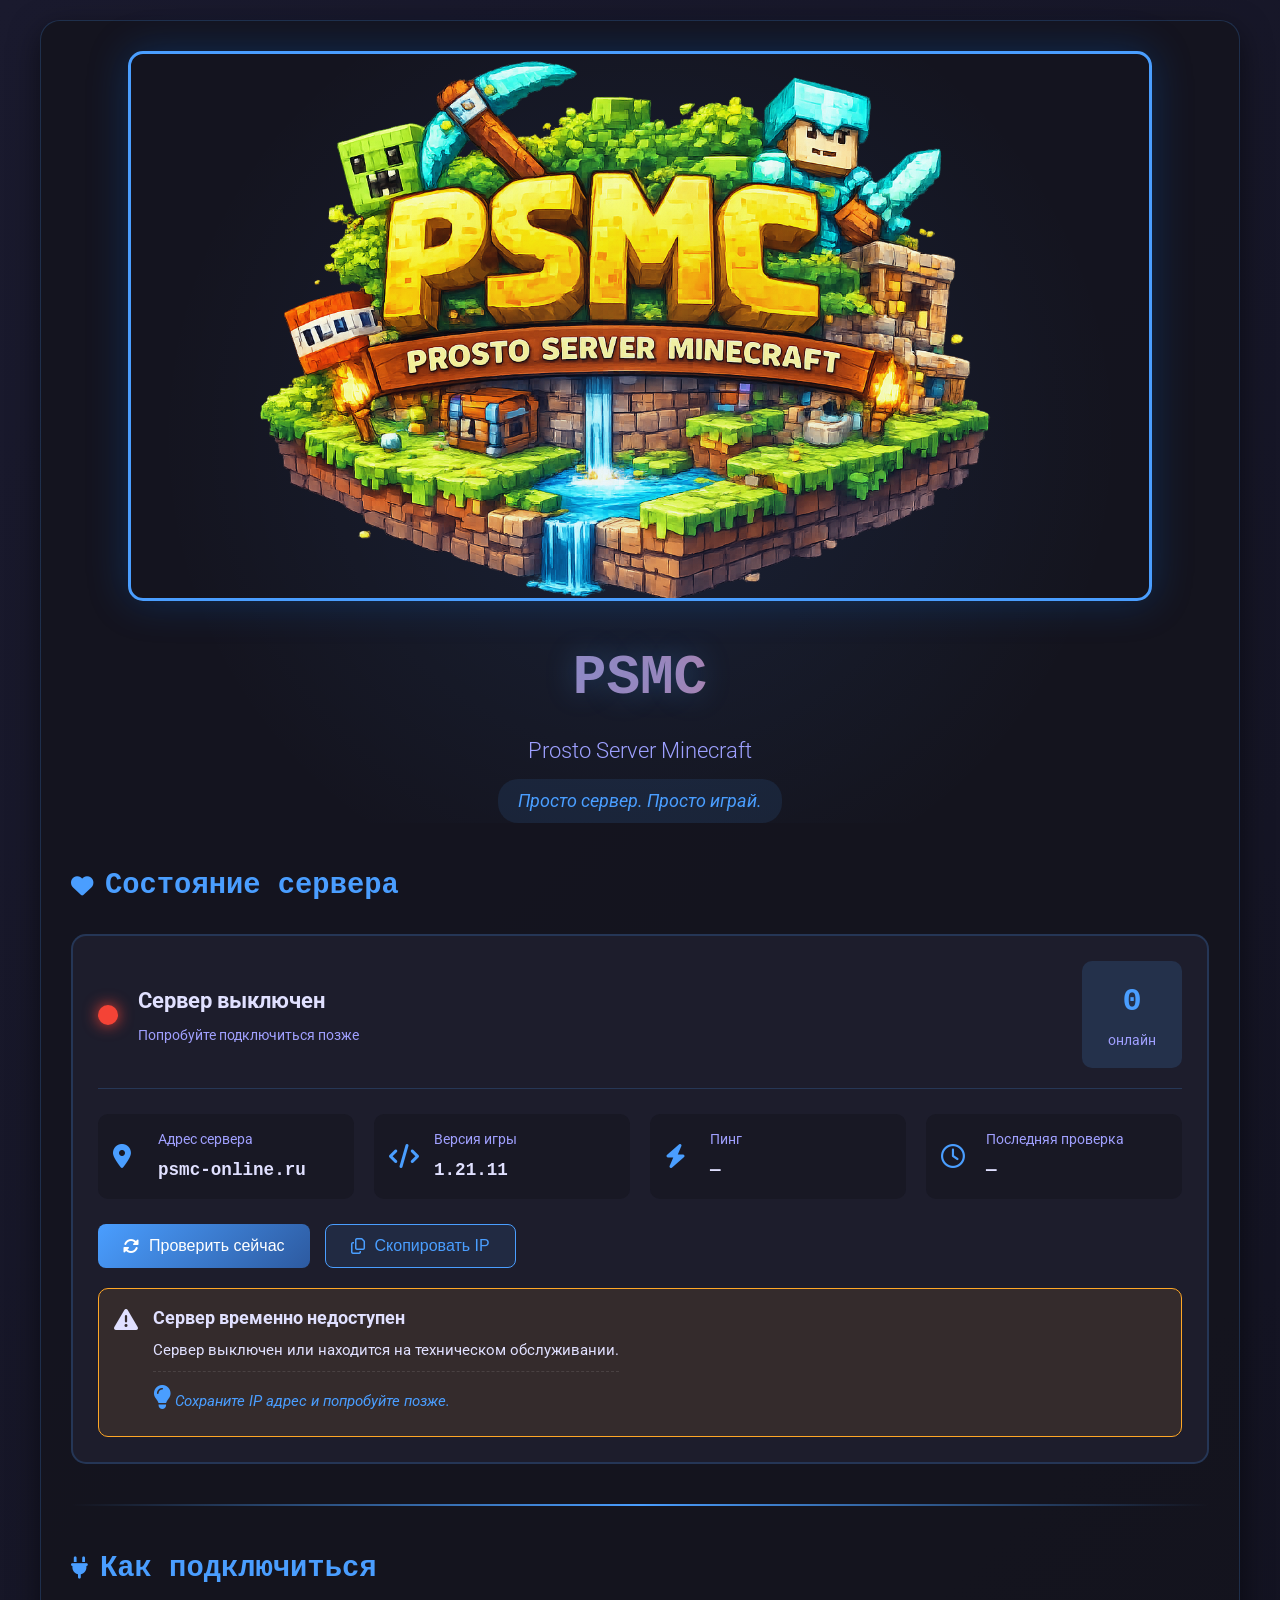
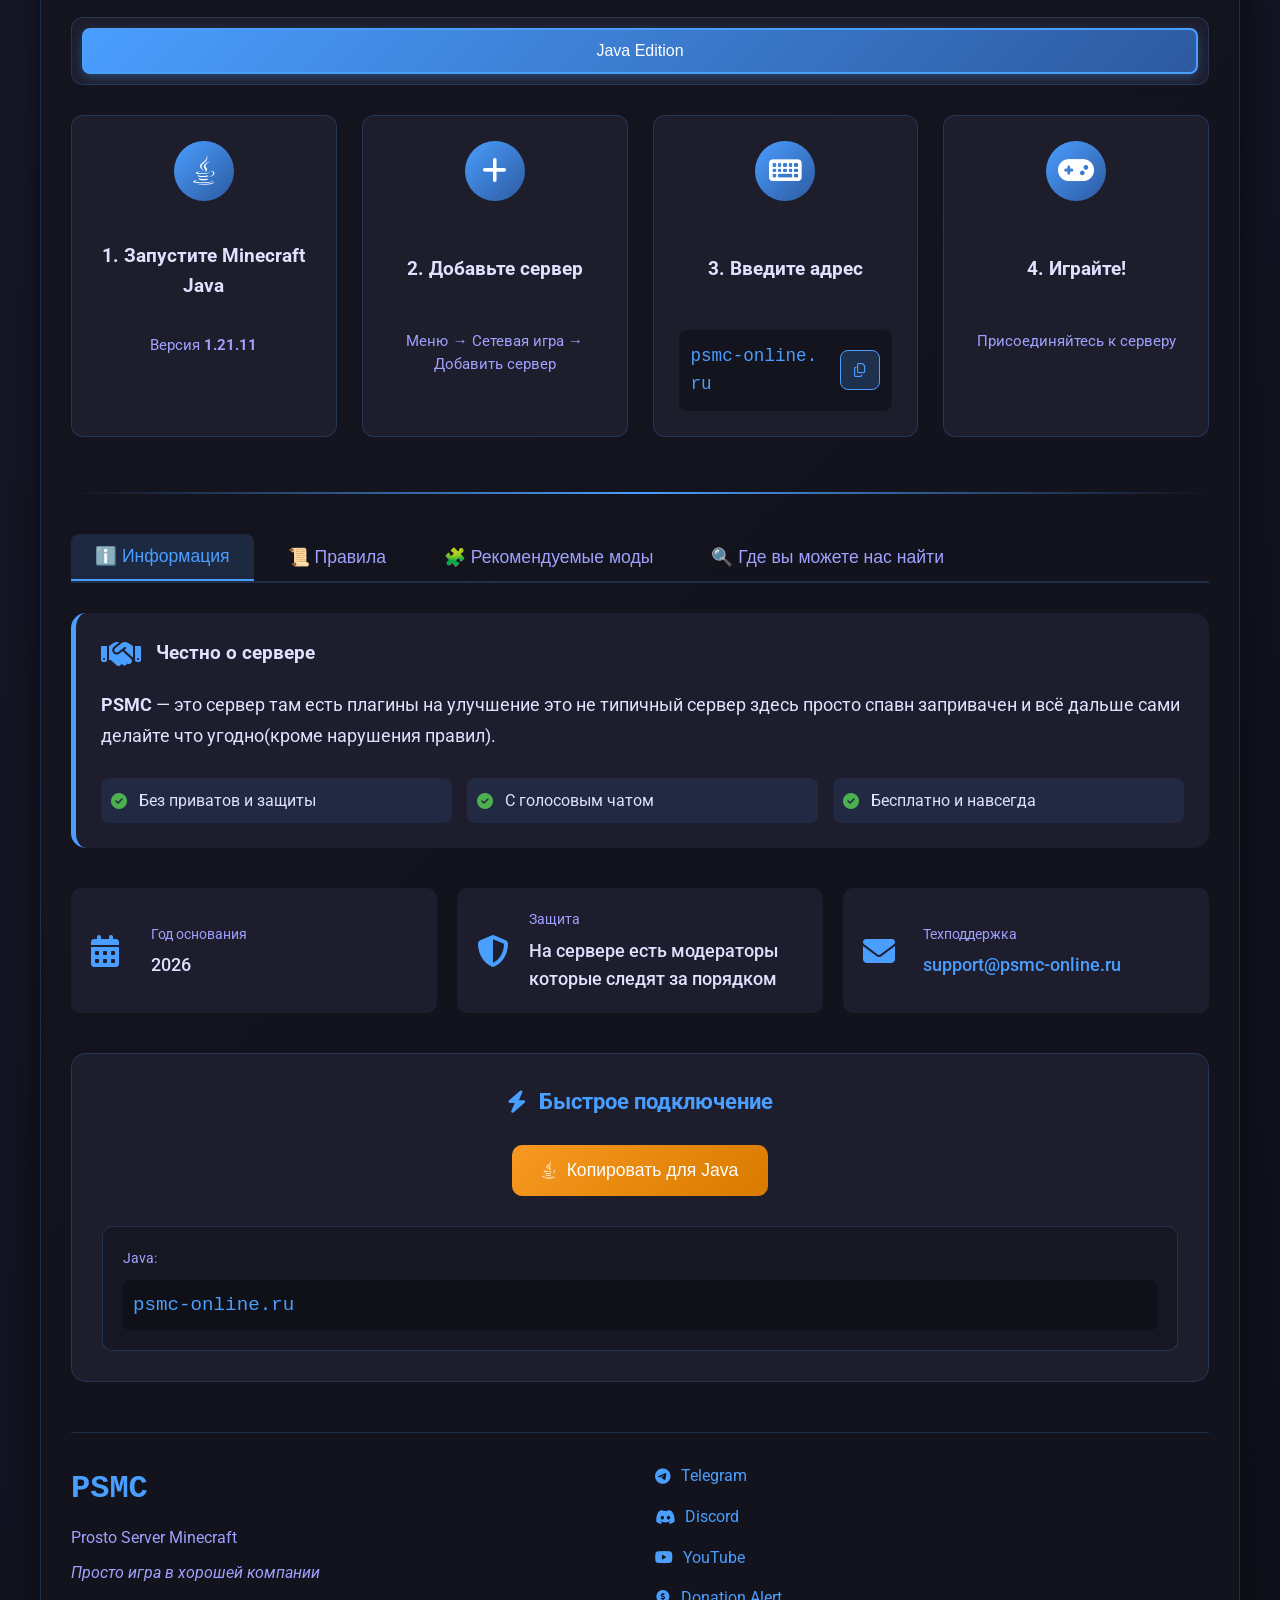
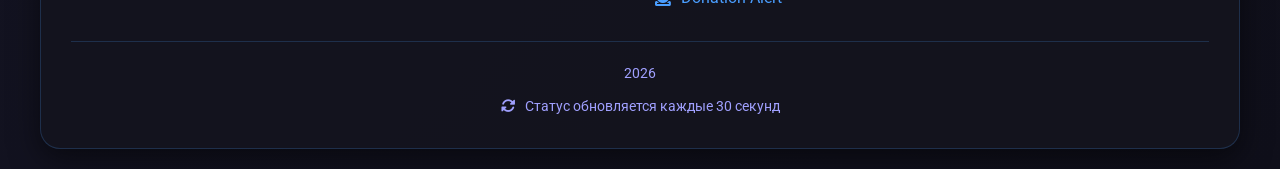
<file: index.html>
<!DOCTYPE html>
<html lang="ru">
<head>
    <meta charset="UTF-8">
    <meta name="viewport" content="width=device-width, initial-scale=1.0">
    <title>PSMC - Prosto Server Minecraft</title>
    <link rel="stylesheet" href="css/style.css">
    <link rel="stylesheet" href="https://cdnjs.cloudflare.com/ajax/libs/font-awesome/6.4.0/css/all.min.css">
    <link href="https://fonts.googleapis.com/css2?family=Minecraft&family=Roboto:wght@300;400;700&display=swap" rel="stylesheet">
    <link rel="icon" type="image/x-icon" href="img/favicon.ico">
    <meta http-equiv="Permissions-Policy" content="unload=()">
</head>
<body>
    <div class="container">
        <!-- Заголовок -->
        <header class="header">
            <div class="title-section">
                <img src="img/title_img.png" alt="PSMC Server" class="title-image" id="serverImage">
                <div class="title-glow"></div>
                <div class="server-brand">
                    <h1 class="server-title">PSMC</h1>
                    <p class="server-subtitle">Prosto Server Minecraft</p>
                    <div class="server-tagline">Просто сервер. Просто играй.</div>
                </div>
            </div>
        </header>

        <!-- Статус сервера -->
        <section class="online-section">
            <h2><i class="fas fa-heart"></i> Состояние сервера</h2>
            <div class="server-status">
                <div class="status-card">
                    <div class="status-header">
                        <div class="status-indicator" id="statusIndicator"></div>
                        <div class="status-info">
                            <h3 id="statusText">Проверяем соединение...</h3>
                            <p class="status-sub">Реальный статус вашего сервера</p>
                        </div>
                        <div class="player-count-box" id="playerCount">
                            <span class="count-number">?</span>
                            <span class="count-label">онлайн</span>
                        </div>
                    </div>
                    
                    <div class="server-details">
                        <div class="detail-item">
                            <i class="fas fa-map-marker-alt"></i>
                            <div>
                                <label>Адрес сервера</label>
                                <strong id="serverIp">psmc-online.ru</strong>
                            </div>
                        </div>
                        <div class="detail-item">
                            <i class="fas fa-code"></i>
                            <div>
                                <label>Версия игры</label>
                                <strong id="serverVersion">1.21.11</strong>
                            </div>
                        </div>
                        <div class="detail-item">
                            <i class="fas fa-bolt"></i>
                            <div>
                                <label>Пинг</label>
                                <strong id="serverPing">—</strong>
                            </div>
                        </div>
                        <div class="detail-item">
                            <i class="far fa-clock"></i>
                            <div>
                                <label>Последняя проверка</label>
                                <strong id="lastUpdate">—</strong>
                            </div>
                        </div>
                    </div>
                    
                    <div class="status-actions">
                        <button class="action-btn primary" id="refreshBtn">
                            <i class="fas fa-sync-alt"></i> Проверить сейчас
                        </button>
                        <button class="action-btn secondary" id="copyIpBtn">
                            <i class="far fa-copy"></i> Скопировать IP
                        </button>
                    </div>
                </div>
            </div>
        </section>

        <div class="divider"></div>

        <!-- Как подключиться -->
        <section class="connect-section">
            <h2><i class="fas fa-plug"></i> Как подключиться</h2>
            
            <div class="platform-tabs">
                <button class="tab-btn active" data-tab="java">Java Edition</button>
                <!-- <button class="tab-btn" data-tab="bedrock">Bedrock Edition</button> -->
            </div>
            
            <div class="tab-content active" id="javaTab">
                <div class="connect-steps">
                    <div class="step">
                        <div class="step-icon">
                            <i class="fab fa-java"></i>
                        </div>
                        <h3>1. Запустите Minecraft Java</h3>
                        <p>Версия <strong>1.21.11</strong></p>
                    </div>
                    <div class="step">
                        <div class="step-icon">
                            <i class="fas fa-plus"></i>
                        </div>
                        <h3>2. Добавьте сервер</h3>
                        <p>Меню → Сетевая игра → Добавить сервер</p>
                    </div>
                    <div class="step">
                        <div class="step-icon">
                            <i class="fas fa-keyboard"></i>
                        </div>
                        <h3>3. Введите адрес</h3>
                        <div class="server-address">
                            <code id="javaAddress">psmc-online.ru</code>
                            <button class="copy-small" data-address="psmc-online.ru">
                                <i class="far fa-copy"></i>
                            </button>
                        </div>
                    </div>
                    <div class="step">
                        <div class="step-icon">
                            <i class="fas fa-gamepad"></i>
                        </div>
                        <h3>4. Играйте!</h3>
                        <p>Присоединяйтесь к серверу</p>
                    </div>
                </div>
            </div>
        </section>

        <div class="divider"></div>

        <!-- НАВИГАЦИЯ ПО ИНФОРМАЦИИ (ВКЛАДКИ) -->
        <div class="info-tabs">
            <div class="info-tabs-header">
                <button class="info-tab-btn active" data-info-tab="about">ℹ️ Информация</button>
                <button class="info-tab-btn" data-info-tab="rules">📜 Правила</button>
                <button class="info-tab-btn" data-info-tab="plugins">🧩 Рекомендуемые моды</button>
                <button class="info-tab-btn" data-info-tab="where_you_can_search">🔍 Где вы можете нас найти</button>
                <!-- <button class="info-tab-btn" data-info-tab="shop">🛒 Магазин</button> -->
            </div>
            <div class="info-tabs-content">
                <!-- Вкладка "Информация" -->
                <div class="info-tab-content active" id="info-about">
                    <div class="about-card honest-card">
                        <div class="honest-header">
                            <i class="fas fa-handshake"></i>
                            <h3>Честно о сервере</h3>
                        </div>
                        <p class="honest-text">
                            <strong>PSMC</strong> — это сервер там есть плагины на улучшение это не типичный сервер здесь просто спавн запривачен и всё дальше сами делайте что угодно(кроме нарушения правил).
                        </p>
                        <div class="features-list">
                            <div class="feature">
                                <i class="fas fa-check-circle"></i>
                                <span>Без приватов и защиты</span>
                            </div>
                            <div class="feature">
                                <i class="fas fa-check-circle"></i>
                                <span>С голосовым чатом</span>
                            </div>
                            <div class="feature">
                                <i class="fas fa-check-circle"></i>
                                <span>Бесплатно и навсегда</span>
                            </div>
                        </div>
                    </div>
                    <div class="info-panel">
                        <div class="info-item">
                            <i class="fas fa-calendar-alt"></i>
                            <div>
                                <div class="info-label">Год основания</div>
                                <div class="info-value">2026</div>
                            </div>
                        </div>
                        <div class="info-item">
                            <i class="fas fa-shield-alt"></i>
                            <div>
                                <div class="info-label">Защита</div>
                                <div class="info-value">На сервере есть модераторы которые следят за порядком</div>
                            </div>
                        </div>
                        <!-- НОВЫЙ БЛОК: Техподдержка -->
                        <div class="info-item">
                            <i class="fas fa-envelope"></i>
                            <div>
                                <div class="info-label">Техподдержка</div>
                                <div class="info-value">
                                    <a href="mailto:support@psmc-online.ru" style="color:var(--primary); text-decoration:none;">support@psmc-online.ru</a>
                                </div>
                            </div>
                        </div>
                    </div>
                </div>

                <!-- Вкладка "Правила" -->
                <div class="info-tab-content" id="info-rules">
                    <div class="rules-content">
                        <div class="rule-card">
                            <div class="rule-icon">
                                <i class="fas fa-comments"></i>
                            </div>
                            <h3>Общайтесь культурно</h3>
                            <p>Без оскорблений и спама в чате (мут на 30 минут)</p>
                        </div>
                        <div class="rule-card">
                            <div class="rule-icon">
                                <i class="fas fa-leaf"></i>
                            </div>
                            <h3>Чистота сервера</h3>
                            <p>Не оставляйте лаг-машины И НЕ СТРОЙТЕ ОРБИТАЛЬНУЮ ПУШКУ (бан на 1 недели, при повторе — бан навсегда)</p>
                        </div>
                        <div class="rule-card">
                            <div class="rule-icon">
                                <i class="fas fa-gamepad"></i>
                            </div>
                            <h3>Не читерите</h3>
                            <p>Любые читы запрещены (бан на 10 дней, при повторе — бан навсегда)</p>
                        </div>
                        <div class="rule-card">
                            <div class="rule-icon">
                                <i class="fas fa-leaf"></i>
                            </div>
                            <h3>Чистота сервера</h3>
                            <p>Не стройте плохие постройки (бан на 2 часа)</p>
                        </div>
                    </div>
                    <div class="rules-note">
                        <i class="fas fa-gavel"></i>
                        <p><strong>Важно:</strong> Наказания применяются модераторами в индивидуальном порядке. Сервер стремится быть дружелюбным местом для всех.</p>
                    </div>
                </div>

                <!-- Вкладка "Рекомендуемые плагины/моды" -->
                <div class="info-tab-content" id="info-plugins">
                    <div class="plugins-grid">
                        <div class="plugin-card">
                            <i class="fas fa-microphone-alt"></i>
                            <h3>Simple Voice Chat</h3>
                            <p>Голосовой чат в игре. Общайтесь с другими игроками в реальном времени.</p>
                            <a href="https://modrinth.com/plugin/simple-voice-chat" target="_blank" class="plugin-link">Скачать</a>
                        </div>
                    </div>
                    <p class="plugins-note"><i class="fas fa-info-circle"></i> Эти моды/плагины не обязательны, но улучшают опыт игры. Все они совместимы с ванильным сервером.</p>
                </div>

                <!-- Вкладка "где вы можете найти нас" -->
                <div class="info-tab-content" id="info-where_you_can_search">
                    <div class="find-us-grid">
                        <a href="https://millida.net/rating/servers/psmc" target="_blank" rel="noopener noreferrer" class="find-us-card">
                            <i class="fas fa-chart-line"></i>
                            <h3>Millida</h3>
                            <p>Мониторинг серверов Minecraft</p>
                            <span class="find-us-cta">Открыть</span>
                        </a>
                        <a href="https://hotmc.ru/vote-291302" target="_blank" rel="noopener noreferrer" class="find-us-card">
                            <i class="fas fa-fire"></i>
                            <h3>HotMC</h3>
                            <p>Голосование за сервер</p>
                            <span class="find-us-cta">Голосовать</span>
                        </a>
                    </div>
                </div>
            </div>
        </div>

        <!-- Быстрое подключение -->
        <div class="quick-connect">
            <h3><i class="fas fa-bolt"></i> Быстрое подключение</h3>
            <div class="quick-buttons">
                <button class="quick-btn java-btn" id="quickJava">
                    <i class="fab fa-java"></i> Копировать для Java
                </button>
                <!-- <button class="quick-btn bedrock-btn" id="quickBedrock" disabled>
                    <i class="fas fa-mobile-alt"></i> Bedrock недоступен
                </button> -->
            </div>
            <div class="address-display">
                <div class="address-box">
                    <span class="address-label">Java:</span>
                    <code class="address-value">psmc-online.ru</code>

                </div>
            </div>
        </div>

        <footer class="footer">
            <div class="footer-content">
                <div class="footer-brand">
                    <h3>PSMC</h3>
                    <p>Prosto Server Minecraft</p>
                    <p class="footer-motto">Просто игра в хорошей компании</p>
                </div>
                
                <div class="footer-links">
                    <a href="t.me/psmc_offical" class="footer-link">
                        <i class="fab fa-telegram"></i> Telegram
                    </a>                    
                    <a href="https://discord.gg/wAz6SRhhF" class="footer-link">
                        <i class="fab fa-discord"></i> Discord
                    </a>
                    <a href="https://youtube.com/@psmc_offical" class="footer-link">
                        <i class="fab fa-youtube"></i> YouTube
                    </a>
                    <a href="https://www.donationalerts.com/r/ValpiPro" class="footer-link">
                        <i class="fa fa-donate"></i> Donation Alert
                    </a>

                </div>
                
            </div>
            
            <div class="footer-bottom">
                <p>Copyright © 2026 PSMC - Prosto Server Minecraft. Данные обновляются в реальном времени.</p>
                <p class="server-status-note">
                    <i class="fas fa-sync-alt"></i> Статус обновляется каждые 30 секунд
                </p>
            </div>
        </footer>
    </div>
                
    <script src="js/script.js"></script>
</body>
</html>
</file>
<file: css/style.css>
* {
    margin: 0;
    padding: 0;
    box-sizing: border-box;
}

:root {
    --primary: #4a9eff;
    --primary-dark: #2d5aa0;
    --secondary: #ff6b6b;
    --success: #4CAF50;
    --warning: #ffa726;
    --danger: #f44336;
    --dark: #1a1a2e;
    --darker: #0f0f1a;
    --light: #e0e0ff;
    --muted: #a0a0ff;
    --card-bg: rgba(30, 30, 46, 0.95);
    --border: rgba(74, 158, 255, 0.2);
}

body {
    font-family: 'Roboto', sans-serif;
    background: linear-gradient(135deg, var(--dark) 0%, var(--darker) 100%);
    color: var(--light);
    min-height: 100vh;
    padding: 20px;
    line-height: 1.6;
}

.container {
    max-width: 1200px;
    margin: 0 auto;
    background: rgba(20, 20, 30, 0.9);
    border-radius: 20px;
    padding: 30px;
    box-shadow: 0 10px 30px rgba(0, 0, 0, 0.5);
    border: 1px solid var(--border);
}

/* Заголовок */
.header {
    margin-bottom: 40px;
    text-align: center;
}

.title-section {
    position: relative;
    margin-bottom: 30px;
}

.title-image {
    width: 90%;
    max-height: 550px;
    object-fit: cover;
    border-radius: 15px;
    border: 3px solid var(--primary);
    box-shadow: 0 0 40px rgba(4, 99, 207, 0.3);
}

.title-glow {
    position: absolute;
    top: 0;
    left: 0;
    right: 0;
    bottom: 0;
    background: radial-gradient(circle at center, rgba(74, 158, 255, 0.1) 0%, transparent 70%);
    border-radius: 15px;
    pointer-events: none;
}

.server-brand {
    margin-top: 25px;
}

.server-title {
    font-family: 'Minecraft', monospace;
    font-size: 3.5rem;
    background: linear-gradient(90deg, var(--primary), var(--secondary));
    -webkit-background-clip: text;
    -webkit-text-fill-color: transparent;
    margin-bottom: 10px;
    text-shadow: 0 0 30px rgba(74, 158, 255, 0.3);
}

.server-subtitle {
    font-size: 1.4rem;
    color: var(--muted);
    margin-bottom: 10px;
    font-weight: 300;
}

.server-tagline {
    font-size: 1.1rem;
    color: var(--primary);
    font-style: italic;
    background: rgba(74, 158, 255, 0.1);
    padding: 8px 20px;
    border-radius: 20px;
    display: inline-block;
}

/* Заголовки секций */
h2 {
    font-family: 'Minecraft', monospace;
    font-size: 1.8rem;
    margin-bottom: 25px;
    color: var(--primary);
    display: flex;
    align-items: center;
    gap: 12px;
}

h2 i {
    font-size: 1.4rem;
}

/* Карточка статуса */
.status-card {
    background: var(--card-bg);
    border-radius: 15px;
    padding: 25px;
    border: 2px solid var(--border);
}

.status-header {
    display: flex;
    align-items: center;
    gap: 20px;
    margin-bottom: 25px;
    padding-bottom: 20px;
    border-bottom: 1px solid var(--border);
}

.status-indicator {
    width: 20px;
    height: 20px;
    border-radius: 50%;
    flex-shrink: 0;
}

.status-indicator.online {
    background: var(--success);
    box-shadow: 0 0 15px var(--success);
    animation: pulse 2s infinite;
}

.status-indicator.offline {
    background: var(--danger);
    box-shadow: 0 0 15px var(--danger);
}

.status-indicator.loading {
    background: var(--warning);
    box-shadow: 0 0 15px var(--warning);
    animation: pulse 1s infinite;
}

@keyframes pulse {
    0%, 100% { opacity: 1; }
    50% { opacity: 0.5; }
}

.status-info {
    flex-grow: 1;
}

.status-info h3 {
    font-size: 1.4rem;
    margin-bottom: 5px;
}

.status-sub {
    color: var(--muted);
    font-size: 0.9rem;
}

.player-count-box {
    background: rgba(74, 158, 255, 0.15);
    padding: 15px 20px;
    border-radius: 10px;
    text-align: center;
    min-width: 100px;
}

.count-number {
    display: block;
    font-size: 2rem;
    font-weight: bold;
    font-family: 'Minecraft', monospace;
    color: var(--primary);
}

.count-label {
    font-size: 0.9rem;
    color: var(--muted);
}

/* Детали сервера */
.server-details {
    display: grid;
    grid-template-columns: repeat(auto-fit, minmax(250px, 1fr));
    gap: 20px;
    margin-bottom: 25px;
}

.detail-item {
    display: flex;
    align-items: center;
    gap: 15px;
    padding: 15px;
    background: rgba(20, 20, 30, 0.6);
    border-radius: 10px;
    transition: transform 0.3s ease;
}

.detail-item:hover {
    transform: translateY(-3px);
    background: rgba(30, 30, 40, 0.8);
}

.detail-item i {
    font-size: 1.5rem;
    color: var(--primary);
    width: 30px;
}

.detail-item label {
    display: block;
    font-size: 0.85rem;
    color: var(--muted);
    margin-bottom: 5px;
}

.detail-item strong {
    font-size: 1.1rem;
    color: var(--light);
    font-family: 'Minecraft', monospace;
}

/* Кнопки действий */
.status-actions {
    display: flex;
    gap: 15px;
    flex-wrap: wrap;
}

.action-btn {
    padding: 12px 25px;
    border-radius: 8px;
    border: none;
    font-size: 1rem;
    cursor: pointer;
    display: flex;
    align-items: center;
    gap: 10px;
    transition: all 0.3s ease;
    font-weight: 500;
}

.action-btn.primary {
    background: linear-gradient(135deg, var(--primary), var(--primary-dark));
    color: white;
}

.action-btn.secondary {
    background: rgba(74, 158, 255, 0.1);
    color: var(--primary);
    border: 1px solid var(--primary);
}

.action-btn:hover {
    transform: translateY(-2px);
    box-shadow: 0 5px 15px rgba(74, 158, 255, 0.3);
}

/* Разделитель */
.divider {
    height: 2px;
    background: linear-gradient(90deg, transparent, var(--primary), transparent);
    margin: 40px 0;
    width: 100%;
}

/* Секция "О сервере" */
.about-content {
    display: grid;
    gap: 30px;
}

.honest-card {
    background: var(--card-bg);
    border-radius: 15px;
    padding: 25px;
    border-left: 5px solid var(--primary);
}

.honest-header {
    display: flex;
    align-items: center;
    gap: 15px;
    margin-bottom: 20px;
}

.honest-header i {
    font-size: 2rem;
    color: var(--primary);
}

.honest-text {
    font-size: 1.1rem;
    line-height: 1.8;
    margin-bottom: 25px;
    color: var(--light);
}

.features-list {
    display: grid;
    grid-template-columns: repeat(auto-fit, minmax(250px, 1fr));
    gap: 15px;
}

.feature {
    display: flex;
    align-items: center;
    gap: 12px;
    padding: 10px;
    background: rgba(74, 158, 255, 0.1);
    border-radius: 8px;
}

.feature i {
    color: var(--success);
}

/* Дорожная карта */
.development-roadmap {
    background: var(--card-bg);
    border-radius: 15px;
    padding: 25px;
}

.roadmap-steps {
    margin-top: 20px;
}

.step {
    display: flex;
    align-items: center;
    gap: 20px;
    padding: 15px;
    margin-bottom: 15px;
    border-radius: 10px;
    background: rgba(20, 20, 30, 0.6);
}

.step.current {
    border-left: 4px solid var(--success);
}

.step.future {
    border-left: 4px solid var(--muted);
    opacity: 0.7;
}

.step-number {
    width: 40px;
    height: 40px;
    background: var(--primary);
    color: white;
    border-radius: 50%;
    display: flex;
    align-items: center;
    justify-content: center;
    font-weight: bold;
    font-size: 1.2rem;
    flex-shrink: 0;
}

.step.future .step-number {
    background: var(--muted);
}

.step-content h4 {
    margin-bottom: 5px;
    color: var(--light);
}

.step-content p {
    color: var(--muted);
    font-size: 0.95rem;
}

.connect-section {
    margin: 40px 0;
}

/* Переключатели вкладок */
.platform-tabs {
    display: flex;
    gap: 10px;
    margin-bottom: 30px;
    background: var(--card-bg);
    padding: 10px;
    border-radius: 12px;
    border: 1px solid var(--border);
    flex-wrap: wrap;
}

.tab-btn {
    flex: 1;
    min-width: 150px;
    padding: 12px 20px;
    background: rgba(30, 30, 46, 0.6);
    border: 2px solid transparent;
    border-radius: 8px;
    color: var(--text-light);
    cursor: pointer;
    transition: all 0.3s ease;
    text-align: center;
    font-size: 1rem;
    font-weight: 500;
}

.tab-btn:hover {
    background: rgba(74, 158, 255, 0.2);
    transform: translateY(-2px);
}

.tab-btn.active {
    background: linear-gradient(135deg, var(--primary), var(--primary-dark));
    color: white;
    border-color: var(--primary);
    box-shadow: 0 4px 12px rgba(74, 158, 255, 0.3);
}

.tab-btn:hover:not(.active) {
    background: rgba(74, 158, 255, 0.2);
}

/* Контент вкладок */
.tab-content {
    display: none;
    opacity: 0;
    transform: translateY(10px);
    transition: all 0.3s ease;
}

.tab-content.active {
    display: block;
    opacity: 1;
    transform: translateY(0);
}

/* Шаги подключения */
.connect-steps {
    display: grid;
    grid-template-columns: repeat(auto-fit, minmax(250px, 1fr));
    gap: 25px;
    margin: 0;
}

.step {
    background: var(--card-bg);
    padding: 25px;
    border-radius: 12px;
    border: 1px solid var(--border);
    position: relative;
    min-height: 200px;
    display: flex;
    flex-direction: column;
    transition: all 0.3s ease;
}

.step-icon {
    width: 60px;
    height: 60px;
    background: rgba(74, 158, 255, 0.15);
    border-radius: 50%;
    display: flex;
    align-items: center;
    justify-content: center;
    margin: 0 auto 20px;
}

.step:hover {
    transform: translateY(-5px);
    border-color: var(--primary);
    box-shadow: 0 10px 20px rgba(0, 0, 0, 0.2);
}

.step-icon {
    width: 60px;
    height: 60px;
    background: linear-gradient(135deg, var(--primary), var(--primary-dark));
    border-radius: 50%;
    display: flex;
    align-items: center;
    justify-content: center;
    margin: 0 auto 20px;
}

.step-icon i {
    font-size: 1.8rem;
    color: white;
}

.step h3 {
    font-size: 1.2rem;
    margin-bottom: 12px;
    color: var(--light);
    text-align: center;
    min-height: 3em;
    display: flex;
    align-items: center;
    justify-content: center;
}

.step p {
    color: var(--muted);
    text-align: center;
    font-size: 0.95rem;
    line-height: 1.5;
    margin-bottom: 15px;
    flex-grow: 1;
}

.server-address {
    background: rgba(0, 0, 0, 0.3);
    padding: 12px;
    border-radius: 8px;
    display: flex;
    align-items: center;
    justify-content: space-between;
    gap: 15px;
    margin-top: auto;
}

.server-address code {
    font-family: 'Minecraft', monospace;
    font-size: 1.1rem;
    color: var(--primary);
    word-break: break-all;
    flex-grow: 1;
}

.copy-small {
    background: rgba(74, 158, 255, 0.2);
    border: 1px solid var(--primary);
    color: var(--primary);
    width: 40px;
    height: 40px;
    border-radius: 8px;
    cursor: pointer;
    display: flex;
    align-items: center;
    justify-content: center;
    transition: all 0.3s ease;
    flex-shrink: 0;
}

.copy-small:hover {
    background: var(--primary);
    color: white;
}

/* Bedrock вкладка */
.bedrock-info {
    background: var(--card-bg);
    border-radius: 12px;
    padding: 30px;
    border: 1px solid var(--border);
}

.bedrock-notice {
    display: flex;
    align-items: center;
    gap: 20px;
    margin-bottom: 30px;
    padding: 20px;
    background: linear-gradient(135deg, rgba(91, 192, 222, 0.1), rgba(42, 171, 210, 0.1));
    border-radius: 10px;
    border: 1px solid rgba(91, 192, 222, 0.3);
}

.bedrock-notice i {
    font-size: 2.5rem;
    color: #5bc0de;
}

.bedrock-notice h3 {
    color: #5bc0de;
    margin-bottom: 5px;
}

.bedrock-notice p {
    color: var(--light);
}

/* Адресные поля для Bedrock */
.bedrock-address {
    margin-top: 20px;
}

.address-field {
    display: flex;
    align-items: center;
    gap: 15px;
    margin-bottom: 15px;
    padding: 15px;
    background: rgba(0, 0, 0, 0.3);
    border-radius: 8px;
}

.address-field label {
    min-width: 100px;
    color: var(--muted);
    font-weight: 500;
}

.address-field code {
    font-family: 'Minecraft', monospace;
    color: #5bc0de;
    font-size: 1.1rem;
    word-break: break-all;
    flex-grow: 1;
}

.copy-full {
    padding: 12px 25px;
    background: rgba(91, 192, 222, 0.2);
    border: 1px solid #5bc0de;
    color: #5bc0de;
    border-radius: 8px;
    cursor: pointer;
    display: flex;
    align-items: center;
    gap: 10px;
    margin-top: 20px;
    transition: all 0.3s ease;
}

.copy-full:hover {
    background: #5bc0de;
    color: white;
}

/* Быстрое подключение */
.quick-connect {
    background: var(--card-bg);
    border-radius: 15px;
    padding: 30px;
    margin: 40px 0;
    text-align: center;
    border: 1px solid var(--border);
}

.quick-connect h3 {
    color: var(--primary);
    margin-bottom: 25px;
    display: flex;
    align-items: center;
    justify-content: center;
    gap: 12px;
    font-size: 1.4rem;
}

.quick-buttons {
    display: flex;
    gap: 20px;
    justify-content: center;
    flex-wrap: wrap;
    margin-bottom: 30px;
}

.quick-btn {
    padding: 15px 30px;
    border: none;
    border-radius: 10px;
    font-size: 1.1rem;
    cursor: pointer;
    display: flex;
    align-items: center;
    gap: 12px;
    transition: all 0.3s ease;
    font-weight: 500;
    min-width: 250px;
    justify-content: center;
}

.quick-btn.java-btn {
    background: linear-gradient(135deg, #f89820, #d87b00);
    color: white;
}

.quick-btn.bedrock-btn {
    background: linear-gradient(135deg, #5bc0de, #2aabd2);
    color: white;
}

.quick-btn:hover {
    transform: translateY(-3px);
    box-shadow: 0 10px 20px rgba(0, 0, 0, 0.2);
}

.address-display {
    display: grid;
    grid-template-columns: repeat(auto-fit, minmax(300px, 1fr));
    gap: 20px;
    margin-top: 25px;
}

.address-box {
    background: rgba(20, 20, 30, 0.6);
    padding: 20px;
    border-radius: 10px;
    display: flex;
    flex-direction: column;
    gap: 10px;
    border: 1px solid var(--border);
}

.address-label {
    color: var(--muted);
    font-size: 0.9rem;
    text-align: left;
}

.address-value {
    font-family: 'Minecraft', monospace;
    color: var(--primary);
    font-size: 1.2rem;
    word-break: break-all;
    text-align: left;
    background: rgba(0, 0, 0, 0.3);
    padding: 10px;
    border-radius: 6px;
}

/* Исправление для маленьких экранов */
@media (max-width: 768px) {
    .platform-tabs {
        flex-direction: column;
    }
    
    .tab-btn {
        min-width: 100%;
    }
    
    .connect-steps {
        grid-template-columns: 1fr;
        gap: 20px;
    }
    
    .step {
        min-height: auto;
        padding: 20px;
    }
    
    .step h3 {
        min-height: auto;
        font-size: 1.1rem;
    }
    
    .server-address {
        flex-direction: column;
        gap: 10px;
    }
    
    .copy-small {
        width: 100%;
        height: 40px;
    }
    
    .bedrock-notice {
        flex-direction: column;
        text-align: center;
        gap: 15px;
    }
    
    .address-field {
        flex-direction: column;
        align-items: flex-start;
        gap: 8px;
    }
    
    .address-field label {
        min-width: auto;
    }
    
    .quick-buttons {
        flex-direction: column;
    }
    
    .quick-btn {
        min-width: 100%;
    }
    
    .address-display {
        grid-template-columns: 1fr;
    }
}

@media (max-width: 480px) {
    .step {
        padding: 15px;
    }
    
    .step-icon {
        width: 50px;
        height: 50px;
    }
    
    .step-icon i {
        font-size: 1.5rem;
    }
    
    .server-address code {
        font-size: 1rem;
    }
    
    .quick-btn {
        padding: 12px 20px;
        font-size: 1rem;
    }
    
    .address-value {
        font-size: 1rem;
    }
}

/* Правила */
.rules-content {
    display: grid;
    grid-template-columns: repeat(auto-fit, minmax(250px, 1fr));
    gap: 20px;
    margin-bottom: 30px;
}

.rule-card {
    background: var(--card-bg);
    padding: 25px;
    border-radius: 10px;
    text-align: center;
    border-top: 3px solid var(--primary);
    transition: transform 0.3s ease;
}

.rule-card:hover {
    transform: translateY(-5px);
}

.rule-icon {
    width: 60px;
    height: 60px;
    background: rgba(74, 158, 255, 0.15);
    border-radius: 50%;
    display: flex;
    align-items: center;
    justify-content: center;
    margin: 0 auto 20px;
}

.rule-icon i {
    font-size: 1.8rem;
    color: var(--primary);
}

.rule-card h3 {
    margin-bottom: 10px;
    color: var(--light);
}

.rule-card p {
    color: var(--muted);
    font-size: 0.95rem;
}

.rules-note {
    background: rgba(255, 166, 38, 0.1);
    border: 1px solid var(--warning);
    border-radius: 10px;
    padding: 20px;
    display: flex;
    align-items: flex-start;
    gap: 15px;
}

.rules-note i {
    color: var(--warning);
    font-size: 1.5rem;
    flex-shrink: 0;
    margin-top: 3px;
}

.rules-note p {
    color: var(--light);
}

.rules-note strong {
    color: var(--warning);
}

/* Панель информации */
.info-panel {
    display: grid;
    grid-template-columns: repeat(auto-fit, minmax(200px, 1fr));
    gap: 20px;
    margin: 40px 0;
}

.info-item {
    background: var(--card-bg);
    padding: 20px;
    border-radius: 10px;
    display: flex;
    align-items: center;
    gap: 20px;
    transition: transform 0.3s ease;
}

.info-item:hover {
    transform: translateY(-3px);
    background: rgba(30, 30, 40, 0.8);
}

.info-item i {
    font-size: 2rem;
    color: var(--primary);
    width: 40px;
}

.info-label {
    font-size: 0.9rem;
    color: var(--muted);
    margin-bottom: 5px;
}

.info-value {
    font-size: 1.1rem;
    color: var(--light);
    font-weight: 500;
}

/* Футер */
.footer {
    margin-top: 50px;
    padding-top: 30px;
    border-top: 1px solid var(--border);
}

.footer-content {
    display: grid;
    grid-template-columns: repeat(auto-fit, minmax(250px, 1fr));
    gap: 30px;
    margin-bottom: 30px;
}

.footer-brand h3 {
    font-family: 'Minecraft', monospace;
    font-size: 2rem;
    color: var(--primary);
    margin-bottom: 10px;
}

.footer-brand p {
    color: var(--muted);
    margin-bottom: 5px;
}

.footer-motto {
    color: var(--light);
    font-style: italic;
    margin-top: 10px;
}

.footer-links {
    display: flex;
    flex-direction: column;
    gap: 15px;
}

.footer-link {
    color: var(--primary);
    text-decoration: none;
    display: flex;
    align-items: center;
    gap: 10px;
    transition: color 0.3s ease;
}

.footer-link:hover {
    color: var(--secondary);
}

.footer-notice {
    background: rgba(74, 158, 255, 0.1);
    padding: 20px;
    border-radius: 10px;
    display: flex;
    align-items: flex-start;
    gap: 15px;
}

.footer-notice i {
    color: var(--primary);
    font-size: 1.5rem;
    flex-shrink: 0;
    margin-top: 3px;
}

.footer-notice p {
    color: var(--light);
}

.footer-bottom {
    text-align: center;
    padding-top: 20px;
    border-top: 1px solid var(--border);
    color: var(--muted);
    font-size: 0.9rem;
}

.server-status-note {
    margin-top: 10px;
    display: flex;
    align-items: center;
    justify-content: center;
    gap: 10px;
    color: var(--muted);
}

/* Уведомления */
.notification {
    position: fixed;
    top: 20px;
    right: 20px;
    padding: 15px 25px;
    border-radius: 10px;
    z-index: 1000;
    animation: slideIn 0.3s ease, fadeOut 0.3s ease 2.7s;
    box-shadow: 0 5px 15px rgba(0,0,0,0.3);
    color: white;
    display: flex;
    align-items: center;
    gap: 10px;
    max-width: 400px;
}

.notification.success {
    background: var(--success);
}

.notification.error {
    background: var(--danger);
}

.notification.info {
    background: var(--primary);
}

@keyframes slideIn {
    from { transform: translateX(100%); opacity: 0; }
    to { transform: translateX(0); opacity: 1; }
}

@keyframes fadeOut {
    from { opacity: 1; }
    to { opacity: 0; }
}

/* Адаптивность */
@media (max-width: 768px) {
    .container {
        padding: 15px;
    }
    
    .server-title {
        font-size: 2.5rem;
    }
    
    .status-header {
        flex-direction: column;
        text-align: center;
        gap: 15px;
    }
    
    .server-details {
        grid-template-columns: 1fr;
    }
    
    .connect-steps {
        grid-template-columns: 1fr;
    }
    
    .rules-content {
        grid-template-columns: 1fr;
    }
    
    .quick-buttons {
        flex-direction: column;
    }
    
    .address-display {
        grid-template-columns: 1fr;
    }
    
    .info-panel {
        grid-template-columns: 1fr;
    }
    
    .footer-content {
        grid-template-columns: 1fr;
        text-align: center;
    }
    
    .footer-links {
        align-items: center;
    }
}

@media (max-width: 480px) {
    .action-btn, .quick-btn {
        width: 100%;
        justify-content: center;
    }
    
    .status-actions {
        flex-direction: column;
    }
    
    .platform-tabs {
        flex-direction: column;
    }
}
.action-btn:disabled {
    opacity: 0.6;
    cursor: not-allowed;
    transform: none !important;
}

.action-btn:disabled:hover {
    box-shadow: none !important;
}

/* Статус "выключен" */
.status-indicator.offline {
    background: var(--danger);
    box-shadow: 0 0 15px var(--danger);
}

/* Специальный статус "технические работы" */
.status-indicator.maintenance {
    background: var(--warning);
    box-shadow: 0 0 15px var(--warning);
    animation: maintenancePulse 2s infinite;
}

@keyframes maintenancePulse {
    0%, 100% { opacity: 1; }
    50% { opacity: 0.3; }
}

/* Информационное сообщение */
.status-info-additional {
    margin-top: 15px;
    padding: 15px;
    background: rgba(74, 158, 255, 0.1);
    border-radius: 10px;
    border-left: 3px solid var(--primary);
}

.status-info-additional p {
    margin-bottom: 10px;
    font-size: 0.95rem;
    color: var(--light);
}

.status-info-additional strong {
    color: var(--primary);
}

/* Счетчик игроков для выключенного сервера */
.player-count-box.offline .count-number {
    color: var(--danger);
}

.player-count-box.offline {
    background: rgba(244, 67, 54, 0.15);
}

/* Адаптация для выключенного сервера */
.server-details.offline .detail-item {
    opacity: 0.8;
}

.server-details.offline .detail-item strong {
    color: var(--muted);
}

/* Индикатор "скоро включим" */
.restart-estimate {
    display: inline-block;
    margin-left: 10px;
    padding: 5px 10px;
    background: rgba(255, 166, 38, 0.2);
    color: var(--warning);
    border-radius: 5px;
    font-size: 0.9rem;
    animation: fadeInOut 3s infinite;
}

@keyframes fadeInOut {
    0%, 100% { opacity: 0.7; }
    50% { opacity: 1; }
}
/* Сообщение о статусе */
.server-status-message {
    margin-top: 20px;
    padding: 15px;
    border-radius: 10px;
    border: 1px solid;
    animation: fadeIn 0.5s ease;
}

.status-message-content {
    display: flex;
    align-items: flex-start;
    gap: 15px;
}

.status-message-content i {
    font-size: 1.5rem;
    margin-top: 3px;
}

.status-message-content h4 {
    margin-bottom: 8px;
    font-size: 1.1rem;
}

.status-message-content p {
    margin-bottom: 8px;
    color: var(--light);
    font-size: 0.95rem;
    line-height: 1.4;
}

.status-tip {
    color: var(--primary) !important;
    font-style: italic;
    margin-top: 10px !important;
    padding-top: 10px;
    border-top: 1px dashed rgba(255, 255, 255, 0.1);
}

.status-tip i {
    color: var(--primary);
}

/* Анимации */
@keyframes fadeIn {
    from { opacity: 0; transform: translateY(10px); }
    to { opacity: 1; transform: translateY(0); }
}

/* Индикаторы статуса */
.status-indicator {
    width: 20px;
    height: 20px;
    border-radius: 50%;
    flex-shrink: 0;
}

.status-indicator.online {
    background: var(--success);
    box-shadow: 0 0 15px var(--success);
    animation: pulse 2s infinite;
}

.status-indicator.offline {
    background: var(--danger);
    box-shadow: 0 0 15px var(--danger);
}

.status-indicator.loading {
    background: var(--warning);
    box-shadow: 0 0 15px var(--warning);
    animation: pulse 1s infinite;
}

@keyframes pulse {
    0%, 100% { opacity: 1; }
    50% { opacity: 0.5; }
}

/* Кнопка обновления */
.action-btn:disabled {
    opacity: 0.6;
    cursor: not-allowed;
}

.action-btn:disabled:hover {
    transform: none !important;
    box-shadow: none !important;
}

/* Уведомления */
.notification {
    position: fixed;
    top: 20px;
    right: 20px;
    padding: 15px 25px;
    border-radius: 10px;
    z-index: 10000;
    color: white;
    display: flex;
    align-items: center;
    gap: 10px;
    animation: slideIn 0.3s ease, fadeOut 0.3s ease 2.7s;
    box-shadow: 0 5px 15px rgba(0,0,0,0.3);
}

.notification.success {
    background: var(--success);
}

.notification.error {
    background: var(--danger);
}

.notification.info {
    background: var(--primary);
}

@keyframes slideIn {
    from { transform: translateX(100%); opacity: 0; }
    to { transform: translateX(0); opacity: 1; }
}

@keyframes fadeOut {
    from { opacity: 1; }
    to { opacity: 0; }
}

/* Вкладки */
.tab-content {
    display: none;
}

.tab-content.active {
    display: block;
    animation: fadeIn 0.3s ease;
}

/* Bedrock недоступен - стили */
.bedrock-unavailable {
    background: rgba(244, 67, 54, 0.1);
    border: 2px solid var(--danger);
    border-radius: 15px;
    padding: 30px;
    text-align: center;
    display: flex;
    align-items: center;
    justify-content: center;
    gap: 25px;
    flex-wrap: wrap;
    animation: fadeIn 0.4s ease;
}

.bedrock-unavailable i {
    font-size: 3rem;
    color: var(--danger);
}

.bedrock-unavailable h3 {
    color: var(--danger);
    margin-bottom: 10px;
}

.bedrock-unavailable p {
    color: var(--light);
    margin-bottom: 8px;
}

.bedrock-unavailable code {
    background: rgba(0,0,0,0.4);
    padding: 4px 8px;
    border-radius: 6px;
    font-family: 'Minecraft', monospace;
    color: var(--warning);
}

.address-value.unavailable {
    opacity: 0.6;
    text-decoration: line-through;
}

.unavailable-badge {
    display: inline-block;
    background: var(--danger);
    color: white;
    font-size: 0.7rem;
    padding: 2px 8px;
    border-radius: 20px;
    margin-left: 10px;
    vertical-align: middle;
}

.quick-btn:disabled {
    opacity: 0.5;
    cursor: not-allowed;
    filter: grayscale(0.2);
    transform: none !important;
}

.quick-btn:disabled:hover {
    transform: none;
    box-shadow: none;
}

/* Тултип для отключённой кнопки */
.quick-btn:disabled::after {
    content: "Bedrock временно недоступен";
    position: absolute;
    background: var(--dark);
    color: var(--danger);
    font-size: 0.75rem;
    padding: 4px 8px;
    border-radius: 6px;
    white-space: nowrap;
    bottom: 100%;
    left: 50%;
    transform: translateX(-50%);
    margin-bottom: 8px;
    display: none;
    z-index: 10;
    border: 1px solid var(--danger);
}

.quick-btn:disabled:hover::after {
    display: block;
}

@media (max-width: 769px) {
    .bedrock-unavailable {
        flex-direction: column;
        text-align: center;
        gap: 15px;
    }
    .quick-btn:disabled::after {
        white-space: normal;
        width: 180px;
        text-align: center;
    }
}

/* Информационные вкладки (Информация, Правила, Плагины) */
.info-tabs {
    margin: 40px 0;
}

.info-tabs-header {
    display: flex;
    gap: 10px;
    margin-bottom: 30px;
    border-bottom: 2px solid var(--border);
    flex-wrap: wrap;
}

.info-tab-btn {
    background: transparent;
    border: none;
    padding: 12px 24px;
    font-size: 1.1rem;
    font-weight: 500;
    color: var(--muted);
    cursor: pointer;
    transition: all 0.3s ease;
    border-radius: 8px 8px 0 0;
    position: relative;
}

.info-tab-btn:hover {
    color: var(--primary);
    background: rgba(74, 158, 255, 0.1);
}

.info-tab-btn.active {
    color: var(--primary);
    background: rgba(74, 158, 255, 0.15);
    border-bottom: 2px solid var(--primary);
}

.info-tab-content {
    display: none;
    animation: fadeIn 0.3s ease;
}

.info-tab-content.active {
    display: block;
}

/* Плавное появление */
@keyframes fadeIn {
    from { opacity: 0; transform: translateY(10px); }
    to { opacity: 1; transform: translateY(0); }
}

/* Стили для плагинов (если ещё нет) */
.plugins-grid {
    display: grid;
    grid-template-columns: repeat(auto-fit, minmax(250px, 1fr));
    gap: 25px;
    margin-bottom: 30px;
}

.plugin-card {
    background: var(--card-bg);
    padding: 25px;
    border-radius: 15px;
    text-align: center;
    border: 1px solid var(--border);
    transition: transform 0.3s ease;
}

.plugin-card:hover {
    transform: translateY(-5px);
    border-color: var(--primary);
}

.plugin-card i {
    font-size: 2.5rem;
    color: var(--primary);
    margin-bottom: 15px;
}

.plugin-card h3 {
    margin-bottom: 12px;
    color: var(--light);
}

.plugin-card p {
    color: var(--muted);
    font-size: 0.9rem;
    margin-bottom: 20px;
}

.plugin-link {
    display: inline-block;
    background: rgba(74, 158, 255, 0.2);
    color: var(--primary);
    padding: 8px 16px;
    border-radius: 20px;
    text-decoration: none;
    font-size: 0.9rem;
    transition: all 0.3s ease;
}

.plugin-link:hover {
    background: var(--primary);
    color: white;
}

.plugins-note {
    background: rgba(74, 158, 255, 0.1);
    border-radius: 10px;
    padding: 15px;
    color: var(--muted);
    display: flex;
    align-items: center;
    gap: 10px;
    font-size: 0.9rem;
}

.plugins-note i {
    color: var(--primary);
    font-size: 1.2rem;
}

/* Вкладка "Где вы можете нас найти" */
.find-us-grid {
    display: grid;
    grid-template-columns: repeat(auto-fit, minmax(240px, 1fr));
    gap: 20px;
}

.find-us-card {
    background: var(--card-bg);
    padding: 28px 22px 22px;
    border-radius: 16px;
    text-align: center;
    border: 1px solid var(--border);
    text-decoration: none;
    color: var(--light);
    display: flex;
    flex-direction: column;
    align-items: center;
    gap: 8px;
    transition: transform 0.3s ease, border-color 0.3s ease, box-shadow 0.3s ease;
}

.find-us-card:hover {
    transform: translateY(-6px);
    border-color: var(--primary);
    box-shadow: 0 12px 28px rgba(74, 158, 255, 0.25);
}

.find-us-card i {
    font-size: 2.4rem;
    color: var(--primary);
    width: 64px;
    height: 64px;
    border-radius: 16px;
    background: rgba(74, 158, 255, 0.12);
    display: flex;
    align-items: center;
    justify-content: center;
    margin-bottom: 6px;
}

.find-us-card h3 {
    font-size: 1.2rem;
    color: var(--light);
    margin: 0;
}

.find-us-card p {
    color: var(--muted);
    font-size: 0.95rem;
    line-height: 1.4;
    margin: 0 0 8px;
}

.find-us-cta {
    margin-top: auto;
    display: inline-block;
    padding: 8px 18px;
    border-radius: 8px;
    background: rgba(74, 158, 255, 0.15);
    color: var(--primary);
    font-size: 0.9rem;
    font-weight: 500;
    transition: background 0.2s ease, color 0.2s ease;
}

.find-us-card:hover .find-us-cta {
    background: var(--primary);
    color: #fff;
}

/* Адаптивность для мобильных устройств */
@media (max-width: 768px) {
    .info-tabs-header {
        flex-direction: column;
    }
    .info-tab-btn {
        width: 100%;
        text-align: center;
        border-radius: 8px;
    }
    .plugins-grid {
        grid-template-columns: 1fr;
    }
    .find-us-grid {
        grid-template-columns: 1fr;
    }
}

/* Стили для магазина */
.shop-grid {
    display: grid;
    grid-template-columns: repeat(auto-fit, minmax(280px, 1fr));
    gap: 25px;
    margin-top: 20px;
}

.product-card {
    background: var(--card-bg);
    border-radius: 15px;
    padding: 20px;
    border: 1px solid var(--border);
    transition: all 0.3s ease;
    display: flex;
    flex-direction: column;
    align-items: center;
    text-align: center;
}

.product-card:hover {
    transform: translateY(-5px);
    border-color: var(--primary);
    box-shadow: 0 10px 25px rgba(74, 158, 255, 0.2);
}

.product-icon {
    font-size: 2.5rem;
    color: var(--primary);
    margin-bottom: 15px;
}

.product-card h4 {
    font-size: 1.2rem;
    margin-bottom: 10px;
    color: var(--light);
}

.product-card .product-desc {
    font-size: 0.9rem;
    color: var(--muted);
    margin-bottom: 15px;
    flex-grow: 1;
}

.product-card .product-price {
    font-size: 1.3rem;
    font-weight: bold;
    color: var(--primary);
    margin-bottom: 20px;
    background: rgba(74, 158, 255, 0.1);
    padding: 8px 16px;
    border-radius: 20px;
    display: inline-block;
}

.buy-btn {
    background: linear-gradient(135deg, var(--primary), var(--primary-dark));
    color: white;
    border: none;
    padding: 10px 25px;
    border-radius: 8px;
    font-size: 1rem;
    cursor: pointer;
    transition: all 0.3s ease;
    text-decoration: none;
    display: inline-block;
}

.buy-btn:hover {
    transform: scale(1.05);
    box-shadow: 0 5px 15px rgba(74, 158, 255, 0.4);
}

.buy-btn i {
    margin-right: 8px;
}

.shop-error {
    background: rgba(244, 67, 54, 0.1);
    border: 1px solid var(--danger);
    border-radius: 10px;
    padding: 20px;
    color: var(--danger);
    text-align: center;
}

/* Адаптивность */
@media (max-width: 768px) {
    .shop-grid {
        grid-template-columns: 1fr;
    }
    .product-card {
        max-width: 100%;
    }
}

/* Блок загрузки при оплате */
.shop-loading {
    background: var(--card-bg);
    border: 2px solid var(--primary);
    border-radius: 12px;
    padding: 20px;
    text-align: center;
    color: var(--light);
    margin-bottom: 20px;
    animation: fadeIn 0.3s ease;
    font-size: 1.1rem;
}

.shop-loading i {
    margin-right: 10px;
}
</file>
